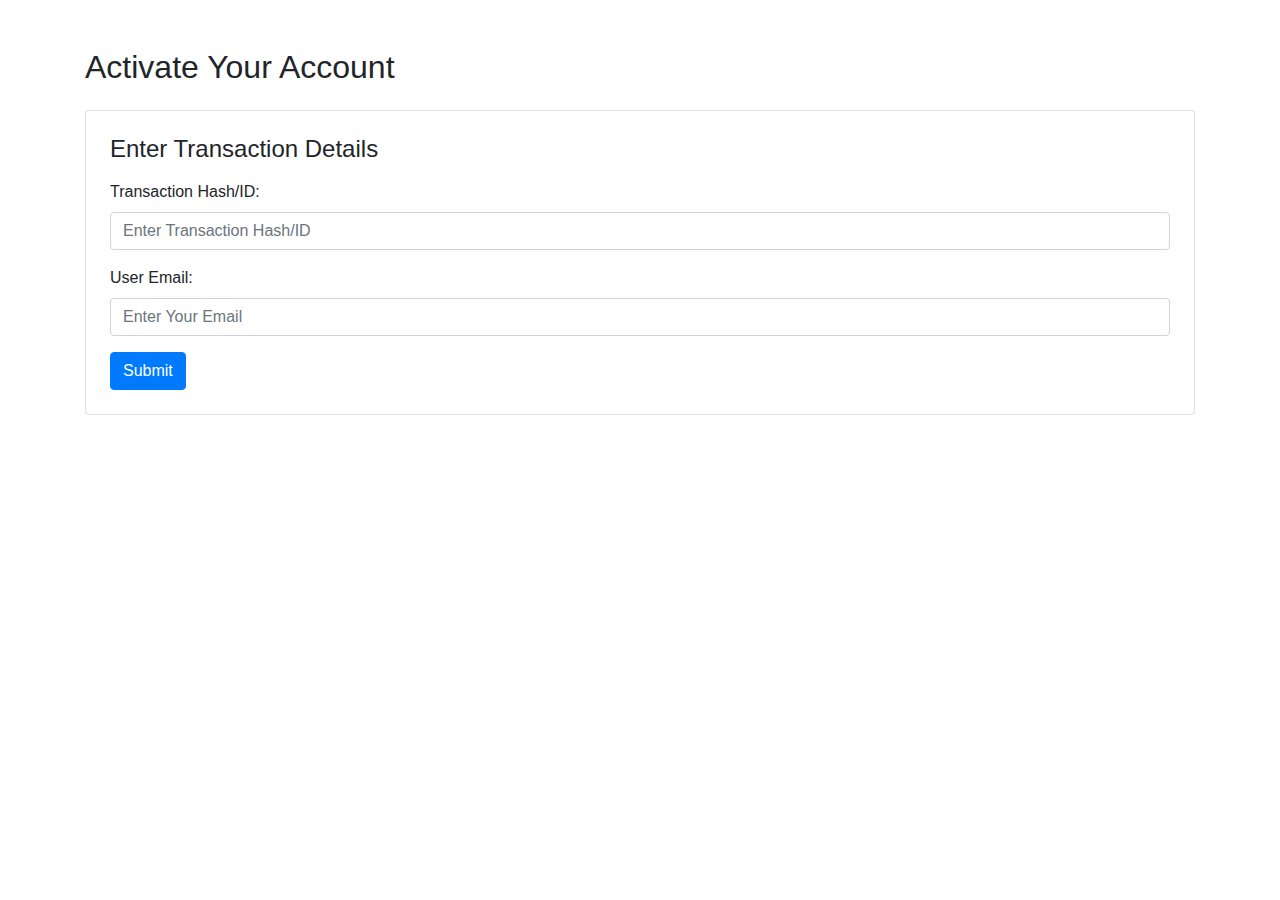
<file: MSPY/activate.html>
<!DOCTYPE html>
<html lang="en">
<head>
    <meta charset="UTF-8">
    <meta name="viewport" content="width=device-width, initial-scale=1.0">
    <title>Activate Account</title>
    <!-- Bootstrap CSS -->
    <link href="https://stackpath.bootstrapcdn.com/bootstrap/4.5.2/css/bootstrap.min.css" rel="stylesheet" />
</head>
<body>
    <div class="container">
        <h2 class="mt-5">Activate Your Account</h2>
        <div class="card mt-4 p-4">
            <h4 class="mb-3">Enter Transaction Details</h4>
            <form id="activateForm">
                <div class="form-group">
                    <label for="transactionHash">Transaction Hash/ID:</label>
                    <input type="text" class="form-control" id="transactionHash" placeholder="Enter Transaction Hash/ID" required>
                </div>
                <div class="form-group">
                    <label for="userEmail">User Email:</label>
                    <input type="email" class="form-control" id="userEmail" placeholder="Enter Your Email" required>
                </div>
                <!-- Submit Button -->
                <button type="button" class="btn btn-primary" onclick="submitActivation()">Submit</button>
            </form>
        </div>
    </div>

    <!-- Bootstrap JS and Dependencies -->
    <script src="https://code.jquery.com/jquery-3.5.1.slim.min.js"></script>
    <script src="https://cdn.jsdelivr.net/npm/@popperjs/core@2.0.9/dist/umd/popper.min.js"></script>
    <script src="https://stackpath.bootstrapcdn.com/bootstrap/4.5.2/js/bootstrap.min.js"></script>

    <!-- JavaScript to Handle Activation Form Submission -->
    <script>
        function submitActivation() {
            const transactionHash = document.getElementById('transactionHash').value;
            const userEmail = document.getElementById('userEmail').value;

            if (transactionHash && userEmail) {
                alert(`Account Activation Submitted!\nTransaction Hash/ID: ${transactionHash}\nUser Email: ${userEmail}`);
                // You can add code to handle the activation request here.
                document.getElementById('activateForm').reset();
            } else {
                alert('Please fill in all fields.');
            }
        }
    </script>
</body>
</html>
</file>
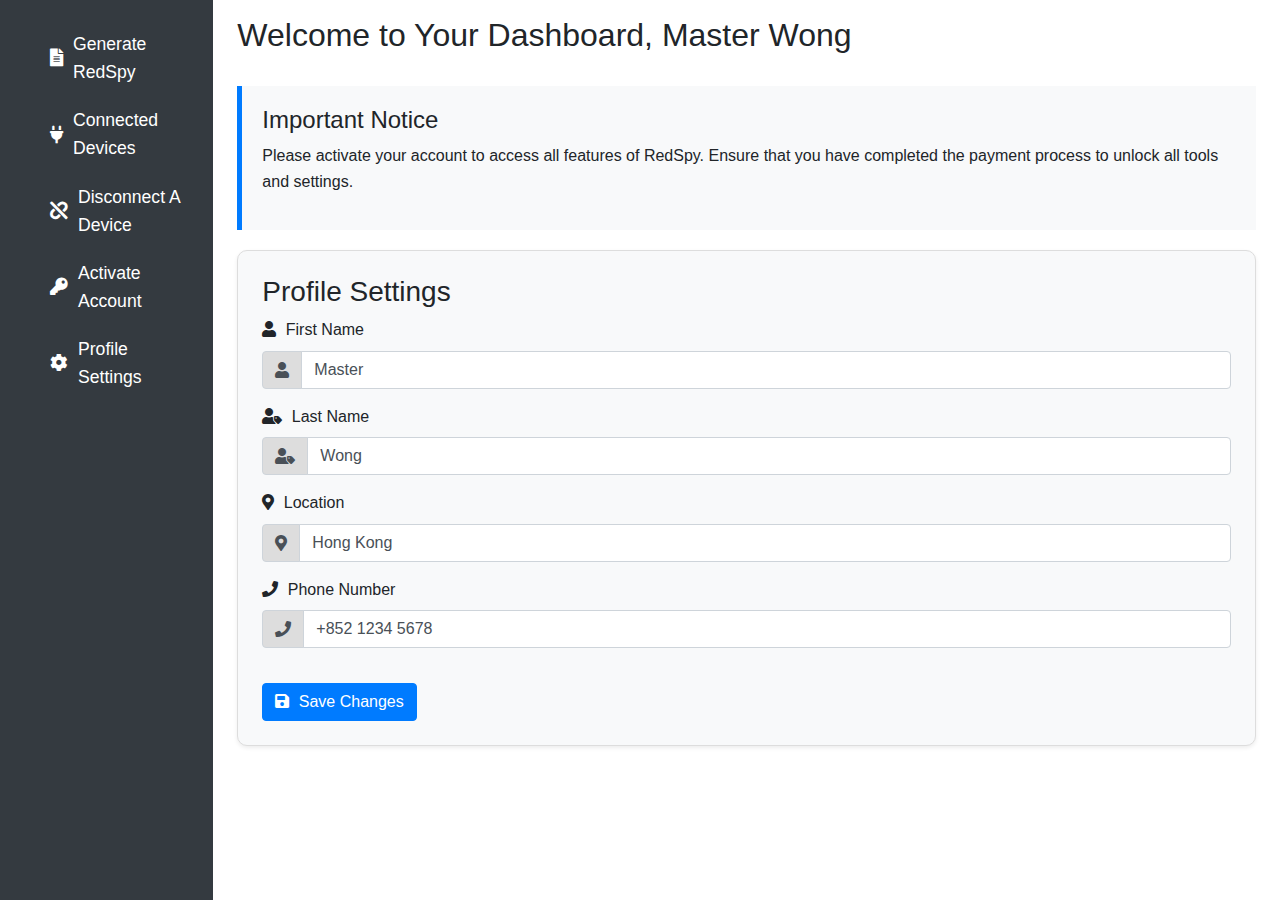
<file: MSPY/dashboard.html>
<!DOCTYPE html>
<html lang="en">
    <head>
        <meta charset="UTF-8">
        <meta name="viewport" content="width=device-width, initial-scale=1.0">
        <title>Dashboard</title>
        <!-- Bootstrap CSS -->
        <link href="https://stackpath.bootstrapcdn.com/bootstrap/4.5.2/css/bootstrap.min.css" rel="stylesheet" />
        <!-- Font Awesome Icons -->
        <link rel="stylesheet" href="https://cdnjs.cloudflare.com/ajax/libs/font-awesome/5.15.4/css/all.min.css">
        <!-- Custom CSS -->
        <link rel="stylesheet" href="styles.css">
        <style>
            .note {
                background-color: #f8f9fa;
                padding: 20px;
                margin-bottom: 20px;
                border-left: 5px solid #007bff;
            }
        </style>
    </head>    
<body>
    <div class="container-fluid">
        <div class="row">
            <!-- Sidebar -->
            <nav id="sidebar" class="col-md-3 col-lg-2 d-md-block bg-dark text-white sidebar">
                <div class="sidebar-sticky">
                    <ul class="nav flex-column">
                        <li class="nav-item">
                            <a class="nav-link text-white" href="#" id="generateRedSpy">
                                <i class="fas fa-file-alt"></i> Generate RedSpy
                            </a>
                        </li>
                        <li class="nav-item">
                            <a class="nav-link text-white" href="#" id="connectedDevices">
                                <i class="fas fa-plug"></i> Connected Devices
                            </a>
                        </li>
                        <li class="nav-item">
                            <a class="nav-link text-white" href="#" id="disconnectDevice">
                                <i class="fas fa-unlink"></i> Disconnect A Device
                            </a>
                        </li>
                        <li class="nav-item">
                            <a class="nav-link text-white" href="payment.html">
                                <i class="fas fa-key"></i> Activate Account
                            </a>
                        </li>
                        <li class="nav-item">
                            <a class="nav-link text-white" href="#profileSettings">
                                <i class="fas fa-cog"></i> Profile Settings
                            </a>
                        </li>
                    </ul>
                </div>
            </nav>

            <!-- Main Content -->
            <main role="main" class="col-md-9 ml-sm-auto col-lg-10 px-md-4">
                <div class="d-flex justify-content-between flex-wrap flex-md-nowrap align-items-center pt-3 pb-2 mb-3">
                    <h2>Welcome to Your Dashboard, Master Wong</h2>
                </div>
                
                <!-- Summary Note -->
                <div class="note">
                    <h4>Important Notice</h4>
                    <p>Please activate your account to access all features of RedSpy. Ensure that you have completed the payment process to unlock all tools and settings.</p>
                </div>

                <!-- Content for Navigation Items -->
                <div id="content">
                    <!-- This section will display when clicking links from the sidebar -->
                </div>

                <!-- Profile Settings Section -->
                <div id="profileSettings" class="card p-4 shadow-sm">
                    <h3>Profile Settings</h3>
                    <form>
                        <div class="form-group">
                            <label for="firstName">
                                <i class="fas fa-user"></i> First Name
                            </label>
                            <div class="input-group">
                                <div class="input-group-prepend">
                                    <span class="input-group-text">
                                        <i class="fas fa-user"></i>
                                    </span>
                                </div>
                                <input type="text" class="form-control" id="firstName" value="Master">
                            </div>
                        </div>

                        <div class="form-group">
                            <label for="lastName">
                                <i class="fas fa-user-tag"></i> Last Name
                            </label>
                            <div class="input-group">
                                <div class="input-group-prepend">
                                    <span class="input-group-text">
                                        <i class="fas fa-user-tag"></i>
                                    </span>
                                </div>
                                <input type="text" class="form-control" id="lastName" value="Wong">
                            </div>
                        </div>

                        <div class="form-group">
                            <label for="location">
                                <i class="fas fa-map-marker-alt"></i> Location
                            </label>
                            <div class="input-group">
                                <div class="input-group-prepend">
                                    <span class="input-group-text">
                                        <i class="fas fa-map-marker-alt"></i>
                                    </span>
                                </div>
                                <input type="text" class="form-control" id="location" value="Hong Kong">
                            </div>
                        </div>

                        <div class="form-group">
                            <label for="phoneNumber">
                                <i class="fas fa-phone"></i> Phone Number
                            </label>
                            <div class="input-group">
                                <div class="input-group-prepend">
                                    <span class="input-group-text">
                                        <i class="fas fa-phone"></i>
                                    </span>
                                </div>
                                <input type="text" class="form-control" id="phoneNumber" value="+852 1234 5678">
                            </div>
                        </div>

                        <button type="submit" class="btn btn-primary">
                            <i class="fas fa-save"></i> Save Changes
                        </button>
                    </form>
                </div>
            </main>
        </div>
    </div>

    <!-- Bootstrap JS and Dependencies -->
    <script src="https://code.jquery.com/jquery-3.5.1.slim.min.js"></script>
    <script src="https://cdn.jsdelivr.net/npm/@popperjs/core@2.0.9/dist/umd/popper.min.js"></script>
    <script src="https://stackpath.bootstrapcdn.com/bootstrap/4.5.2/js/bootstrap.min.js"></script>

    <script>
        // Event handlers for showing alerts for restricted features
        document.getElementById("generateRedSpy").addEventListener("click", function() {
            alert("Activate Your Account To Access");
        });

        document.getElementById("connectedDevices").addEventListener("click", function() {
            alert("Activate Your Account To Access");
        });

        document.getElementById("disconnectDevice").addEventListener("click", function() {
            alert("Activate Your Account To Access");
        });
    </script>
</body>
</html>
</file>
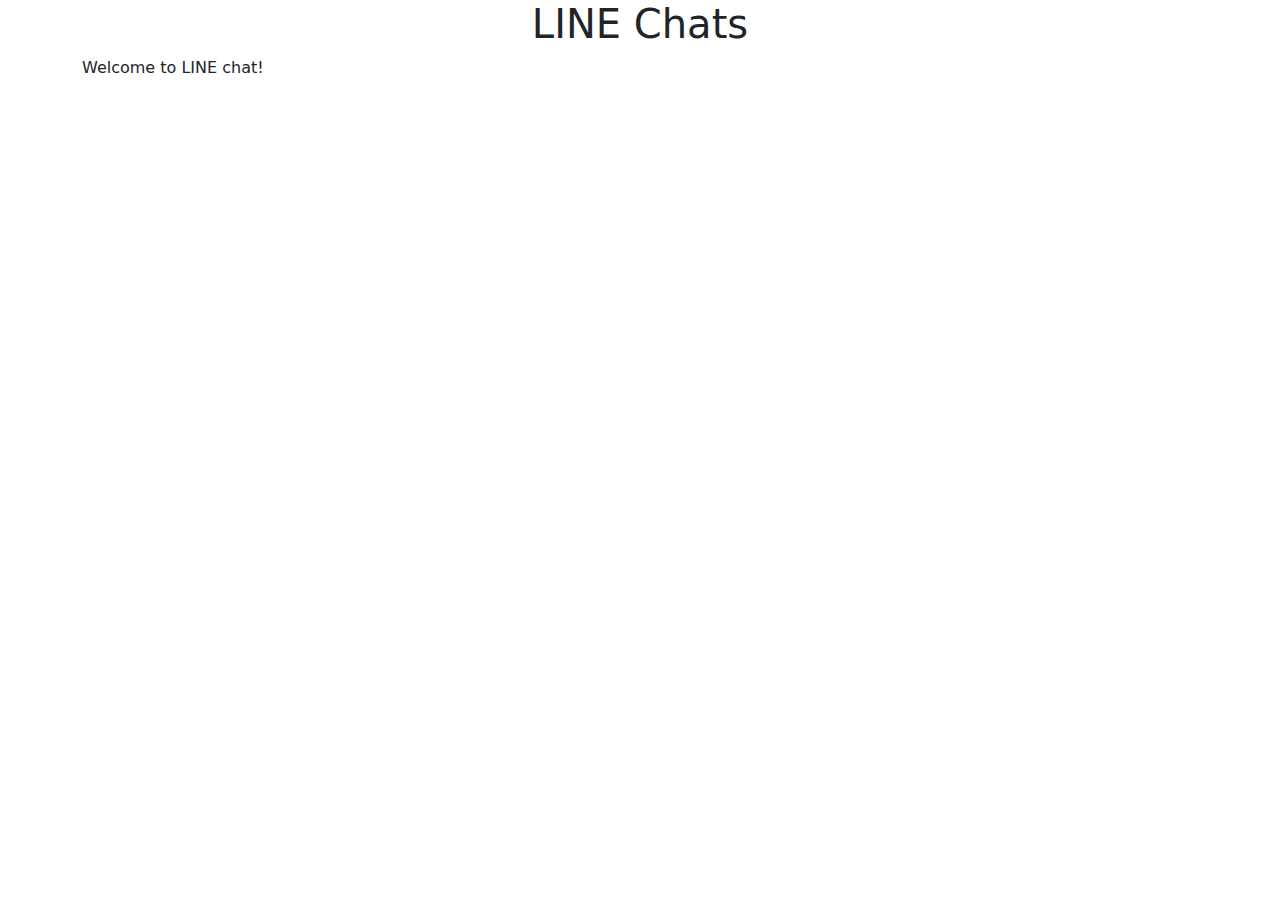
<file: MSPY/line.html>
<!DOCTYPE html>
<html lang="en">
<head>
  <meta charset="UTF-8">
  <meta name="viewport" content="width=device-width, initial-scale=1.0">
  <title>LINE Chat</title>
  <link href="https://cdn.jsdelivr.net/npm/bootstrap@5.3.0-alpha1/dist/css/bootstrap.min.css" rel="stylesheet">
  <style>
    /* Add your styles here */
  </style>
</head>
<body>
  <h1 class="text-center">LINE Chats</h1>
  <div class="container">
    <p>Welcome to LINE chat!</p>
    <!-- Add chat functionality similar to WhatsApp here -->
  </div>
  <script src="https://cdn.jsdelivr.net/npm/bootstrap@5.3.0-alpha1/dist/js/bootstrap.bundle.min.js"></script>
</body>
</html>
</file>
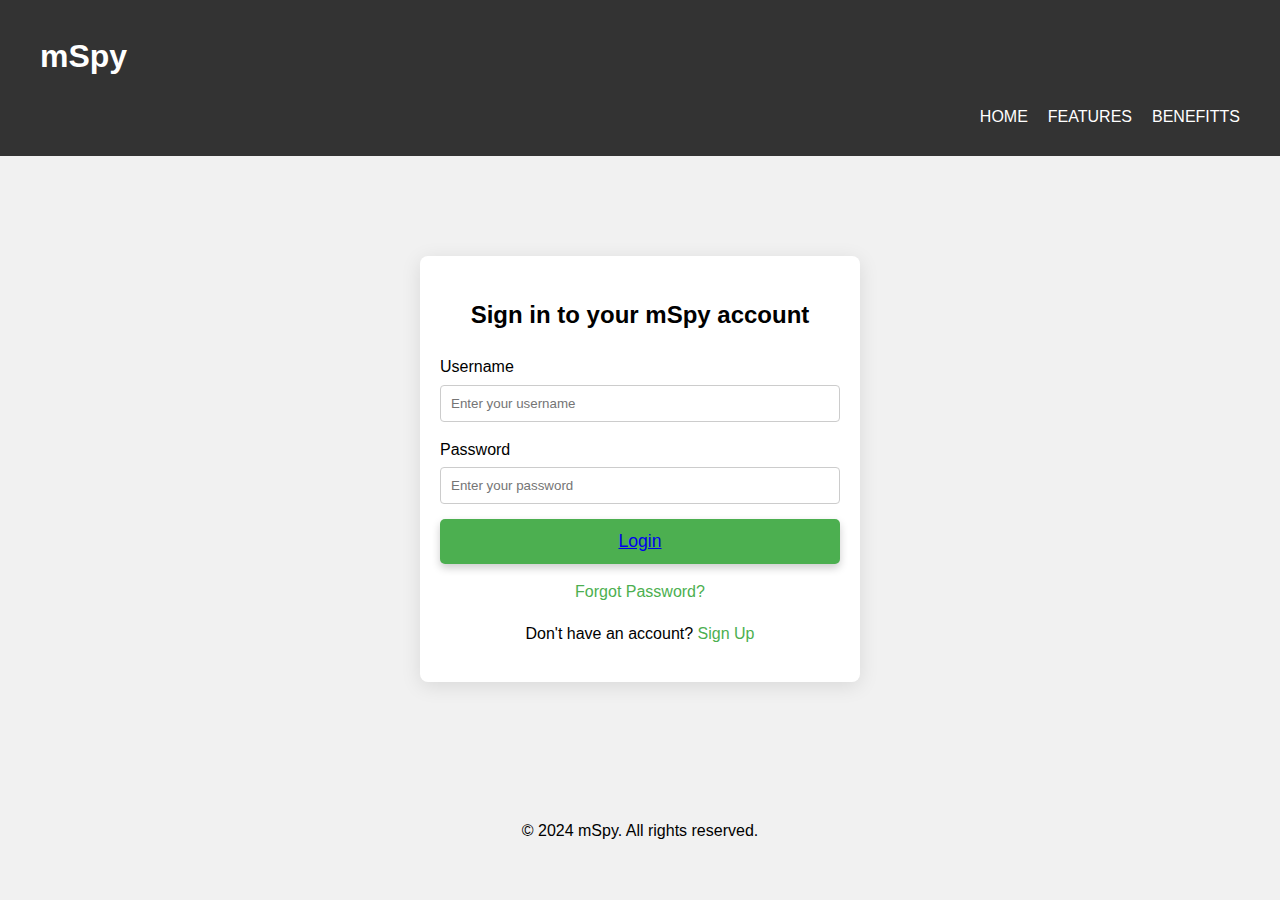
<file: MSPY/login.html>
<!DOCTYPE html>
<html lang="en">
<head>
    <meta charset="UTF-8">
    <meta name="viewport" content="width=device-width, initial-scale=1.0">
    <title>Login - mSpy</title>
    <link rel="stylesheet" href="login.css">
</head>
<body>
    <header>
        <div class="container">
            <h1>mSpy</h1>
            <nav>
                <ul>
                    <li><a href="index.html">HOME</a></li>
                    <li><a href="#features">FEATURES</a></li>
                    <li><a href="#benefits">BENEFITTS
                    </a></li>
                </ul>
            </nav>
        </div>
    </header>
    <main>
        <div class="login-container">
            <h2>Sign in to your mSpy account</h2>
            <form action="#" method="POST">
                <div class="form-group">
                    <label for="username">Username</label>
                    <input type="text" id="username" name="username" required placeholder="Enter your username">
                </div>
                <div class="form-group">
                    <label for="password">Password</label>
                    <input type="password" id="password" name="password" required placeholder="Enter your password">
                </div>
                <button type="submit" class="cta"><a href="dashboard.html">Login</a></button>
            </form>
            <p class="forgot-password"><a href="forgot-password.html">Forgot Password?</a></p>
            <p class="link">Don't have an account? <a href="register.html">Sign Up</a></p>
        </div>
    </main>

    <footer>
        <p>&copy; 2024 mSpy. All rights reserved.</p>
    </footer>
</body>
</html>
</file>
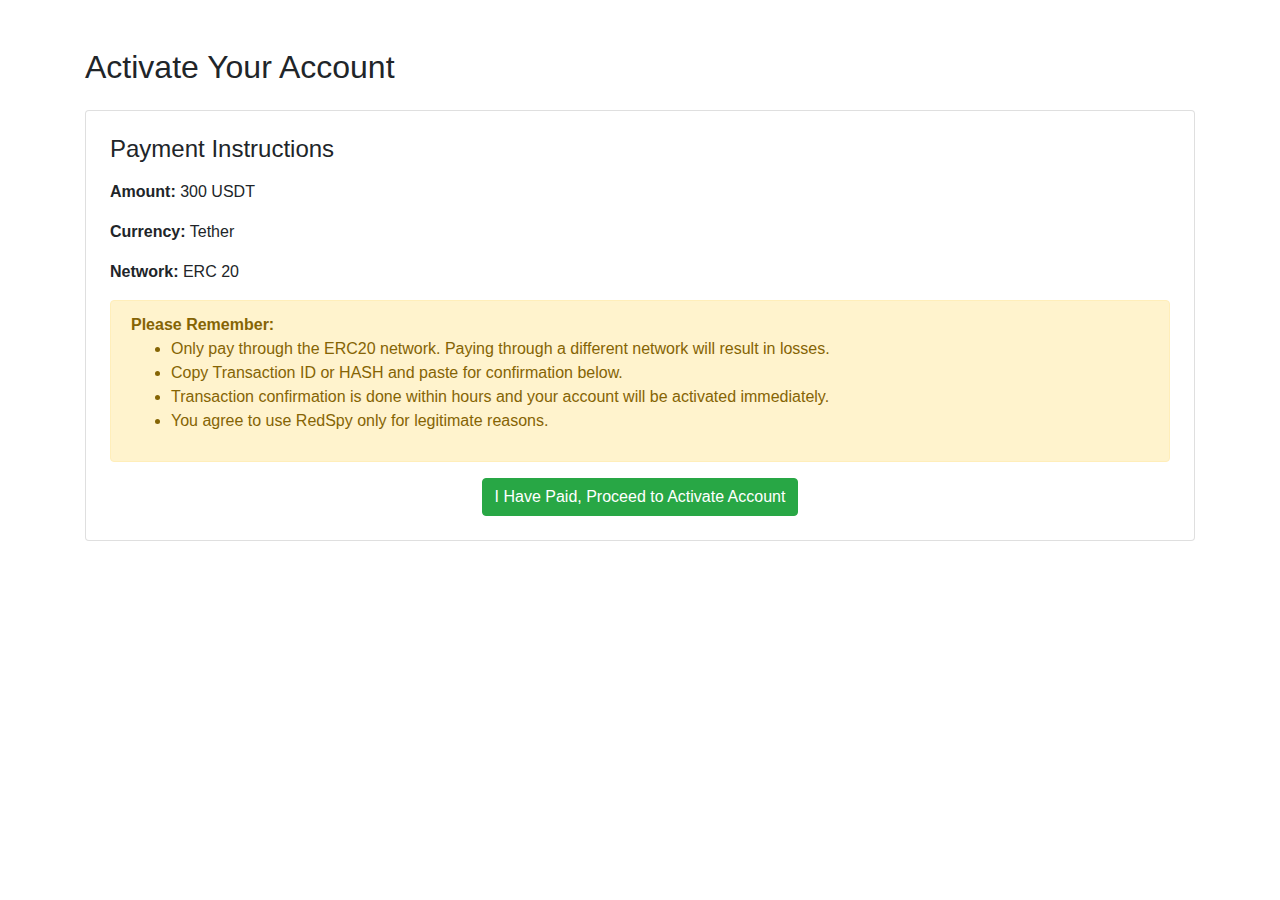
<file: MSPY/payment.html>
<!DOCTYPE html>
<html lang="en">
<head>
    <meta charset="UTF-8">
    <meta name="viewport" content="width=device-width, initial-scale=1.0">
    <title>Payment Page</title>
    <!-- Bootstrap CSS -->
    <link href="https://stackpath.bootstrapcdn.com/bootstrap/4.5.2/css/bootstrap.min.css" rel="stylesheet" />
</head>
<body>
    <div class="container">
        <h2 class="mt-5">Activate Your Account</h2>
        <div class="card mt-4 p-4">
            <h4 class="mb-3">Payment Instructions</h4>
            <p><strong>Amount:</strong> 300 USDT</p>
            <p><strong>Currency:</strong> Tether</p>
            <p><strong>Network:</strong> ERC 20</p>

            <div class="alert alert-warning">
                <strong>Please Remember:</strong>
                <ul>
                    <li>Only pay through the ERC20 network. Paying through a different network will result in losses.</li>
                    <li>Copy Transaction ID or HASH and paste for confirmation below.</li>
                    <li>Transaction confirmation is done within hours and your account will be activated immediately.</li>
                    <li>You agree to use RedSpy only for legitimate reasons.</li>
                </ul>
            </div>

            <!-- Button to Proceed to Activation -->
            <div class="text-center">
                <a href="activate.html" class="btn btn-success">I Have Paid, Proceed to Activate Account</a>
            </div>
        </div>
    </div>

    <!-- Bootstrap JS and Dependencies -->
    <script src="https://code.jquery.com/jquery-3.5.1.slim.min.js"></script>
    <script src="https://cdn.jsdelivr.net/npm/@popperjs/core@2.0.9/dist/umd/popper.min.js"></script>
    <script src="https://stackpath.bootstrapcdn.com/bootstrap/4.5.2/js/bootstrap.min.js"></script>
</body>
</html>
</file>
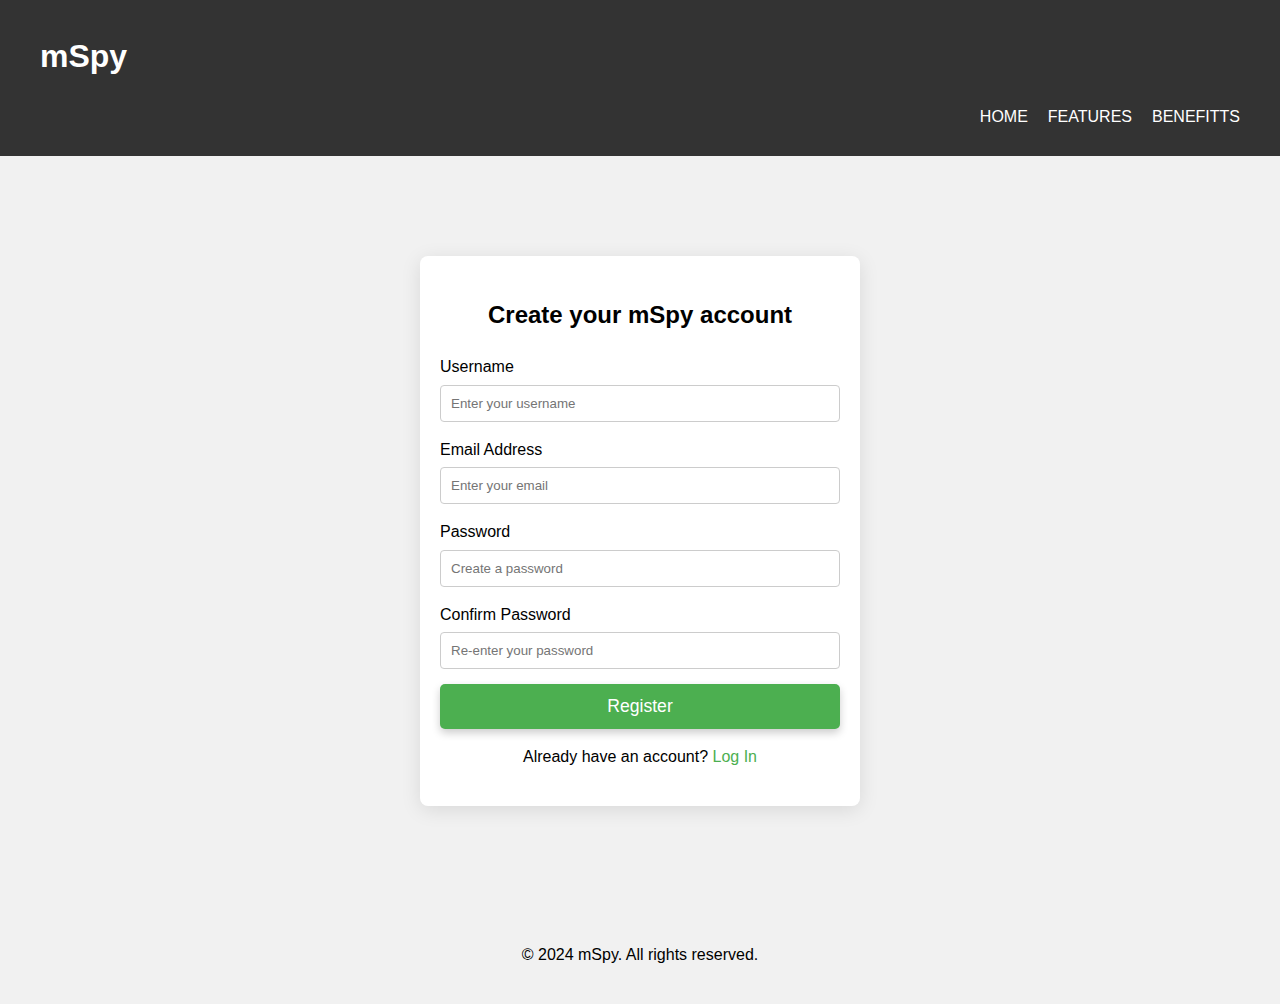
<file: MSPY/register.html>
<!DOCTYPE html>
<html lang="en">
<head>
    <meta charset="UTF-8">
    <meta name="viewport" content="width=device-width, initial-scale=1.0">
    <title>Register - mSpy</title>
    <link rel="stylesheet" href="login.css">
</head>
<body>
    <header>
        <div class="container">
            <h1>mSpy</h1>
            <nav>
                <ul>
                    <li><a href="index.html">HOME</a></li>
                    <li><a href="#features">FEATURES</a></li>
                    <li><a href="#benefits">BENEFITTS
                    </a></li>
                </ul>
            </nav>
        </div>
    </header>

    <main>
        <div class="login-container">
            <h2>Create your mSpy account</h2>
            <form action="#" method="POST">
                <div class="form-group">
                    <label for="username">Username</label>
                    <input type="text" id="username" name="username" required placeholder="Enter your username">
                </div>
                <div class="form-group">
                    <label for="email">Email Address</label>
                    <input type="email" id="email" name="email" required placeholder="Enter your email">
                </div>
                <div class="form-group">
                    <label for="password">Password</label>
                    <input type="password" id="password" name="password" required placeholder="Create a password">
                </div>
                <div class="form-group">
                    <label for="confirm-password">Confirm Password</label>
                    <input type="password" id="confirm-password" name="confirm-password" required placeholder="Re-enter your password">
                </div>
                <button type="submit" class="cta">Register</button>
            </form>
            <p class="link">Already have an account? <a href="login.html">Log In</a></p>
        </div>
    </main>

    <footer>
        <p>&copy; 2024 mSpy. All rights reserved.</p>
    </footer>
</body>
</html>
</file>
<file: MSPY/styles.css>
body {
    font-family: Arial, sans-serif;
    margin: 0;
    padding: 0;
    line-height: 1.6;
}

.container {
    max-width: 1200px;
    margin: 0 auto;
    padding: 0 20px;
}

header {
    background: #333;
    color: #fff;
    padding: 10px 0; /* Reduced padding */
}

nav ul {
    list-style: none;
    padding: 0;
    display: flex;
    justify-content: flex-end;
}

nav ul li {
    margin-left: 20px;
}

nav a {
    color: #fff;
    text-decoration: none;
}

.hero {
    text-align: left; /* Align text to the left */
    padding: 100px 20px; /* Increased padding for better spacing */
    background: url('hero-background.jpg') no-repeat center center/cover;
    color: #fff;
    position: relative; /* For layering */
}

.hero::before {
    content: '';
    position: absolute;
    top: 0;
    left: 0;
    right: 0;
    bottom: 0;
    background: rgba(0, 0, 0, 0.6); /* Dark overlay for better text readability */
    z-index: 1; /* Layer the overlay behind the text */
}

.hero .container {
    position: relative; /* To position content above the overlay */
    z-index: 2; /* Layer the text above the overlay */
}

.hero h2 {
    font-size: 2.5rem; /* Larger font size for the main title */
    margin-bottom: 10px;
}

.hero h3 {
    font-size: 1.5rem; /* Subheading size */
    margin-bottom: 20px;
    color: #f44336; /* Accent color for emphasis */
}

.hero p {
    margin-bottom: 20px; /* Add spacing below the paragraph */
    font-size: 1.2rem; /* Slightly larger font size for better readability */
}

.cta {
    background: #4CAF50; /* Green color */
    padding: 12px 20px; /* Adjusted padding for a more noticeable size */
    border-radius: 5px;
    color: #fff;
    text-decoration: none;
    font-size: 1.1rem; /* Slightly larger font size */
    box-shadow: 0 4px 8px rgba(0, 0, 0, 0.2); /* Subtle shadow */
    transition: all 0.3s ease; /* Smooth transition for hover effect */
}

.cta:hover {
    background: #45a049; /* Darker green on hover */
    transform: translateY(-2px); /* Slight lift effect on hover */
}

.demo {
    margin-top: 10px;
    text-decoration: underline;
    color: #4CAF50; /* Change demo link color to green */
    transition: color 0.3s ease; /* Smooth transition for hover effect */
}

.demo:hover {
    color: #388E3C; /* Darker green on hover */
}

footer {
    text-align: center;
    padding: 20px 0;
    background: #f1f1f1;
}

#get-started {
    background-color: #f8f9fa; /* Light background */
}

#get-started .step {
    padding: 20px;
    margin-bottom: 30px; /* Space between each step */
}

#get-started .step-number {
    background-color: #4CAF50; /* Green background */
    color: white;
    font-size: 2rem;
    width: 50px;
    height: 50px;
    line-height: 50px;
    border-radius: 50%;
    margin: 0 auto 20px; /* Center the step number */
    display: flex;
    justify-content: center;
    align-items: center;
}

#get-started h4 {
    font-size: 1.5rem;
    margin-bottom: 15px;
}

#get-started p {
    font-size: 1rem;
    color: #666;
}

#get-started .btn {
    padding: 10px 30px;
    font-size: 1.2rem;
}

.highlighted-heading {
    color: orange;
    font-size: 2rem; /* Adjust the size as needed */
    text-align: center;
}
#get-started .step {
    padding: 20px;
    margin-bottom: 30px; /* Space between each step */
}

#get-started .step-number {
    background-color: #4CAF50; /* Green background */
    color: white;
    font-size: 2rem;
    width: 50px;
    height: 50px;
    line-height: 50px;
    border-radius: 50%;
    margin: 0 auto 20px; /* Center the step number */
    display: flex;
    justify-content: center;
    align-items: center;
}

#get-started h4 {
    font-size: 1.5rem;
    margin-bottom: 15px;
}

#get-started p {
    font-size: 1rem;
    color: #666;
}

#get-started .btn {
    padding: 10px 30px;
    font-size: 1.2rem;
}

#why-choose-mspy {
    background-color: #141212; /* Light grey background for the section */
}

.feature-box {
    background-color: #0a0909; /* White background for the boxes */
    transition: transform 0.2s;
}

.feature-box:hover {
    transform: scale(1.05); /* Slight zoom on hover */
}

#why-choose-mspy h2 {
    font-size: 2.5rem;
}

#why-choose-mspy h4 {
    font-size: 1.5rem;
    margin-top: 20px;
    margin-bottom: 15px;
}

#why-choose-mspy p {
    font-size: 1rem;
    color: #666;
}

#dozens-of-features {
    background-color: #f0f0f0; /* Light grey background for the section */
}

.features-list {
    list-style-type: none; /* Remove bullets from list */
    padding: 0;
}

.features-list li {
    background-color: #ffffff; /* White background for each feature */
    margin: 5px 0;
    padding: 10px;
    border-radius: 5px;
    transition: transform 0.2s;
}

.features-list li:hover {
    transform: scale(1.02); /* Slight zoom on hover */
}

#dozens-of-features h2 {
    font-size: 2.5rem;
}

#dozens-of-features h3 {
    font-size: 2rem;
    margin-top: 30px;
}

#dozens-of-features h4 {
    font-size: 1.5rem;
    margin-top: 20px;
    margin-bottom: 15px;
}

#dozens-of-features p {
    font-size: 1rem;
    color: #666;
}

.features-list li {
    display: flex;
    align-items: center; /* Center icon and text vertically */
}

.features-list i {
    margin-right: 10px; /* Space between icon and text */
    color: #007bff; /* Change the icon color */
    font-size: 1.2rem; /* Adjust icon size */
}

.features-container {
    display: flex;
    flex-wrap: wrap; /* Allow items to wrap to the next line */
    justify-content: space-around; /* Space items evenly */
    background-color: #f8f8f8; /* Grey background */
    padding: 20px; /* Padding around the container */
}

.feature-box {
    background-color: white; /* Box background */
    border: 1px solid #ddd; /* Light grey border */
    border-radius: 8px; /* Rounded corners */
    box-shadow: 0 2px 5px rgba(0, 0, 0, 0.1); /* Slight shadow for depth */
    padding: 15px; /* Padding inside the box */
    margin: 10px; /* Margin around each box */
    flex: 1 1 calc(30% - 20px); /* Flex property to adjust size */
    display: flex; /* Flex display for icon and text */
    align-items: center; /* Center icon and text vertically */
    transition: transform 0.3s; /* Smooth transition effect */
}

.feature-box:hover {
    transform: scale(1.05); /* Slight scale effect on hover */
}

.feature-box i {
    margin-right: 10px; /* Space between icon and text */
    color: #007bff; /* Icon color */
    font-size: 1.5rem; /* Icon size */
}

.feature-box {
    background-color: white; /* Box background */
    border: 1px solid #ddd; /* Light grey border */
    border-radius: 8px; /* Rounded corners */
    box-shadow: 0 2px 5px rgba(0, 0, 0, 0.1); /* Slight shadow for depth */
    padding: 20px; /* Padding inside the box */
    transition: transform 0.3s; /* Smooth transition effect */
}

.feature-box:hover {
    transform: scale(1.05); /* Slight scale effect on hover */
}

.feature-box {
    display: flex; /* Align items horizontally */
    flex-wrap: wrap; /* Allow wrapping */
    border: 1px solid #ddd; /* Border for the box */
    padding: 15px; /* Padding inside the box */
    background-color: #f9f9f9; /* Light grey background */
    border-radius: 5px; /* Rounded corners */
}

.feature-item {
    display: flex; /* Align icon and text */
    align-items: center; /* Center vertically */
    margin-right: 15px; /* Space between items */
}

.feature-item i {
    margin-right: 5px; /* Space between icon and text */
}

.feature-item:last-child {
    margin-right: 0; /* Remove margin from the last item */
}

.btn-link {
    color: #007bff; /* Bootstrap primary color */
    text-decoration: none; /* Remove underline */
    font-weight: bold; /* Make text bold */
}

.btn-link:hover {
    text-decoration: underline; /* Underline on hover */
}

/* Sidebar styling */
.sidebar {
    height: 100vh;
    position: fixed;
    left: 0;
    top: 0;
    padding-top: 20px;
}

.sidebar .nav-link {
    padding: 10px 15px;
    font-size: 1.1rem;
    display: flex;
    align-items: center;
}

.sidebar .nav-link i {
    margin-right: 10px;
}

.sidebar .nav-link:hover {
    background-color: #555;
}

.main-content {
    margin-left: 220px; /* Adjust based on the sidebar width */
}

.main-content h2 {
    margin-bottom: 20px;
}

form .form-group {
    margin-bottom: 15px;
}

form button {
    margin-top: 10px;
}

/* Main Content Styling */
.main-content h2 {
    margin-bottom: 20px;
}

/* Card styling for the form */
.card {
    background-color: #f8f9fa;
    border: 1px solid #ddd;
    border-radius: 10px;
}

/* Icon within labels */
form label i {
    margin-right: 5px;
}

/* Form group spacing */
.form-group {
    margin-bottom: 20px;
}

/* Input group styling */
.input-group-prepend .input-group-text {
    background-color: #ddd;
}

form button {
    margin-top: 20px;
    display: inline-flex;
    align-items: center;
}

form button i {
    margin-right: 5px;
}
</file>
<file: MSPY/login.css>
body {
    font-family: Arial, sans-serif;
    margin: 0;
    padding: 0;
    line-height: 1.6;
    background: #f1f1f1; /* Light background color */
}

.container {
    max-width: 1200px;
    margin: 0 auto;
    padding: 20px; /* Padding for header container */
}

header {
    background: #333;
    color: #fff;
    padding: 10px 0; /* Reduced padding */
}

.login-container {
    max-width: 400px; /* Limit width */
    margin: 100px auto; /* Centering */
    padding: 20px;
    background: #fff; /* White background for the box */
    border-radius: 8px; /* Rounded corners */
    box-shadow: 0 4px 20px rgba(0, 0, 0, 0.1); /* Subtle shadow */
}

.login-container h2 {
    text-align: center;
    margin-bottom: 20px; /* Space below title */
}

.form-group {
    margin-bottom: 15px; /* Space between form groups */
}

label {
    display: block; /* Make labels block elements */
    margin-bottom: 5px; /* Space below labels */
}

input[type="email"],
input[type="text"],
input[type="password"] {
    width: 100%; /* Full width input */
    padding: 10px; /* Padding inside input */
    border: 1px solid #ccc; /* Border color */
    border-radius: 4px; /* Rounded corners */
    box-sizing: border-box; /* Include padding in width */
}

input[type="text"]:focus,
input[type="password"]:focus {
    border-color: #4CAF50; /* Change border color on focus */
    outline: none; /* Remove default outline */
}

.cta {
    background: #4CAF50; /* Green button */
    padding: 12px; /* Padding inside the button */
    border-radius: 5px; /* Rounded corners */
    color: #fff;
    text-decoration: none;
    font-size: 1rem; /* Button font size */
    width: 100%; /* Full width button */
    border: none; /* No border */
    cursor: pointer; /* Pointer cursor on hover */
    transition: background 0.3s ease; /* Smooth transition for hover */
}

.cta:hover {
    background: #45a049; /* Darker green on hover */
}

.forgot-password,
.link {
    text-align: center; /* Center the link text */
    margin-top: 15px; /* Space above the links */
}

.forgot-password a,
.link a {
    color: #4CAF50; /* Green color for links */
    text-decoration: none; /* Remove underline */
    transition: color 0.3s ease; /* Smooth transition for hover */
}

.forgot-password a:hover,
.link a:hover {
    color: #388E3C; /* Darker green on hover */
}

footer {
    text-align: center;
    padding: 20px 0;
    background: #f1f1f1;
}

body {
    font-family: Arial, sans-serif;
    margin: 0;
    padding: 0;
    line-height: 1.6;
}

.container {
    max-width: 1200px;
    margin: 0 auto;
    padding: 0 20px;
}

header {
    background: #333;
    color: #fff;
    padding: 10px 0; /* Reduced padding */
}


nav ul {
    list-style: none;
    padding: 0;
    display: flex;
    justify-content: flex-end;
}

nav ul li {
    margin-left: 20px;
}

nav a {
    color: #fff;
    text-decoration: none;
}

.hero {
    text-align: left; /* Align text to the left */
    padding: 50px 20px;
    background: url('hero-background.jpg') no-repeat center center/cover;
    color: #fff;
    position: relative; /* For layering */
}

.hero::before {
    content: '';
    position: absolute;
    top: 0;
    left: 0;
    right: 0;
    bottom: 0;
    background: rgba(0, 0, 0, 0.5); /* Dark overlay for better text readability */
    z-index: 1; /* Layer the overlay behind the text */
}

.hero-content {
    position: relative; /* To position content above the overlay */
    z-index: 2; /* Layer the text above the overlay */
    max-width: 600px; /* Limit the width for better readability */
}

.hero h2 {
    font-size: 2.5rem; /* Larger font size for the main title */
    margin-bottom: 10px;
}

.hero h3 {
    font-size: 1.5rem; /* Subheading size */
    margin-bottom: 20px;
    color: #f44336; /* Accent color for emphasis */
}

.hero p {
    margin-bottom: 20px; /* Add spacing below the paragraph */
    font-size: 1.1rem; /* Slightly larger font size for better readability */
}

.cta {
    background: #4CAF50; /* Green color */
    padding: 12px 20px; /* Adjusted padding for a more noticeable size */
    border-radius: 5px;
    color: #fff;
    text-decoration: none;
    font-size: 1.1rem; /* Slightly larger font size */
    box-shadow: 0 4px 8px rgba(0, 0, 0, 0.2); /* Subtle shadow */
    transition: all 0.3s ease; /* Smooth transition for hover effect */
}

.cta:hover {
    background: #45a049; /* Darker green on hover */
    transform: translateY(-2px); /* Slight lift effect on hover */
}

.demo {
    margin-top: 10px;
    text-decoration: underline;
    color: #4CAF50; /* Change demo link color to green */
    transition: color 0.3s ease; /* Smooth transition for hover effect */
}

.demo:hover {
    color: #388E3C; /* Darker green on hover */
}

footer {
    text-align: center;
    padding: 20px 0;
    background: #f1f1f1;
}
</file>
